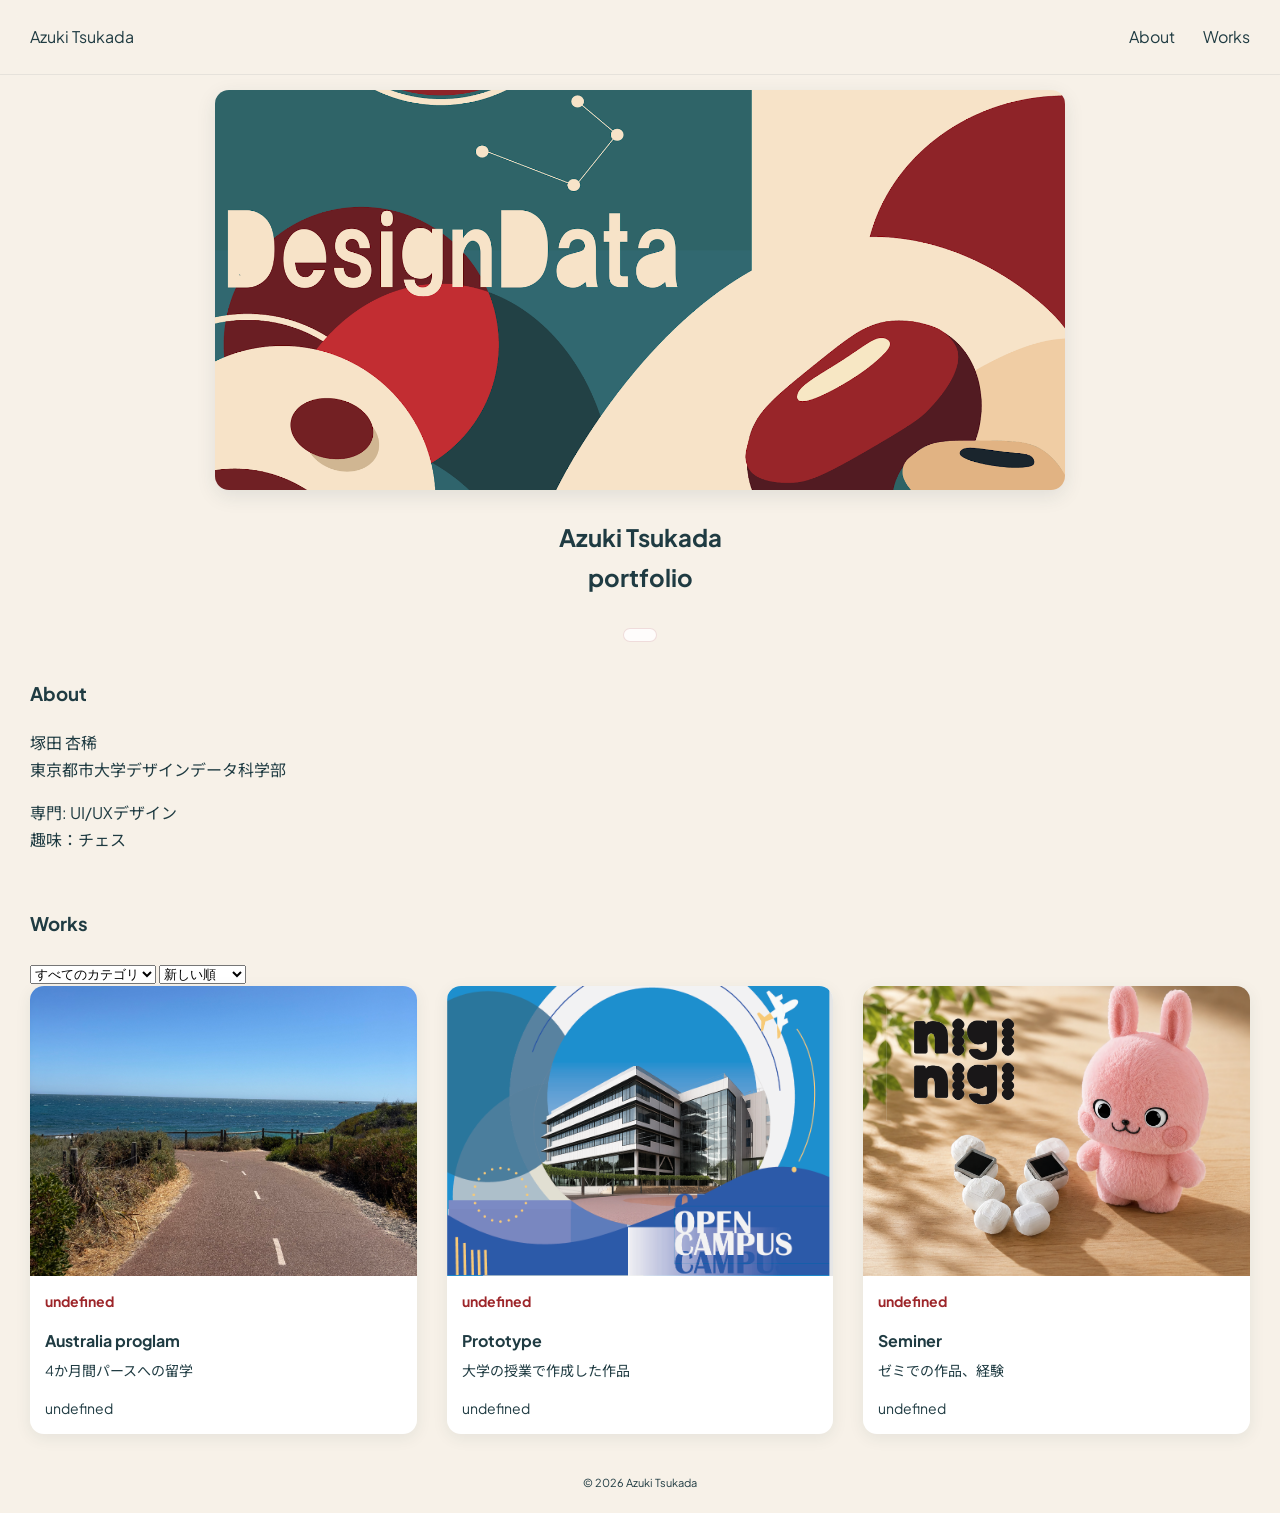
<file: index.html>
<!DOCTYPE html>
<html lang="ja">
    <head>
        <meta charset="UTF-8">
        <meta name="viewport" content="width=device-width, initial-scale=1.0">
        <title>Azuki Tsukada</title>
        <link rel="stylesheet" href="style.css">
    </head>
    <body>
        <header>
            <a href="#top" class="logo">Azuki Tsukada</a>
            <nav>
                <a href="#about">About</a>
                <a href="#works">Works</a>
            </nav>
        </header>
        <main>
            <section id="top">
                <img src="./media/banner.png" alt="Azuki Tsukada Visual" class="top-banner">
                <h1>
                    Azuki Tsukada<br>
                    portfolio
                </h1>
                <div id="weather-badge">
                    <span id="weather-icon"></span>
                </div>
            </section>
            <section id="about">
                <h3>About</h3>
                <p>
                    塚田 杏稀<br>
                    東京都市大学デザインデータ科学部
                </p>
                <p>
                    専門: UI/UXデザイン<br>
                    趣味：チェス
                </p>
            </section>
            <section id="works" class="works">
                <h3>Works</h3>
                <div class="works-controls">
                    <select id="category">
                        <option value="all">すべてのカテゴリ</option>
                    </select>
                    <select id="sort">
                        <option value="new">新しい順</option>
                        <option value="old">古い順</option>
                        <option value="title">タイトル順</option>
                    </select>
                </div>
                <div id="works-grid"></div>
            </section>
        </main>  
        <footer>
            <span>© 2026 Azuki Tsukada</span>
        </footer>
        <script src="works.js"></script>
    </body>
</html>
</file>
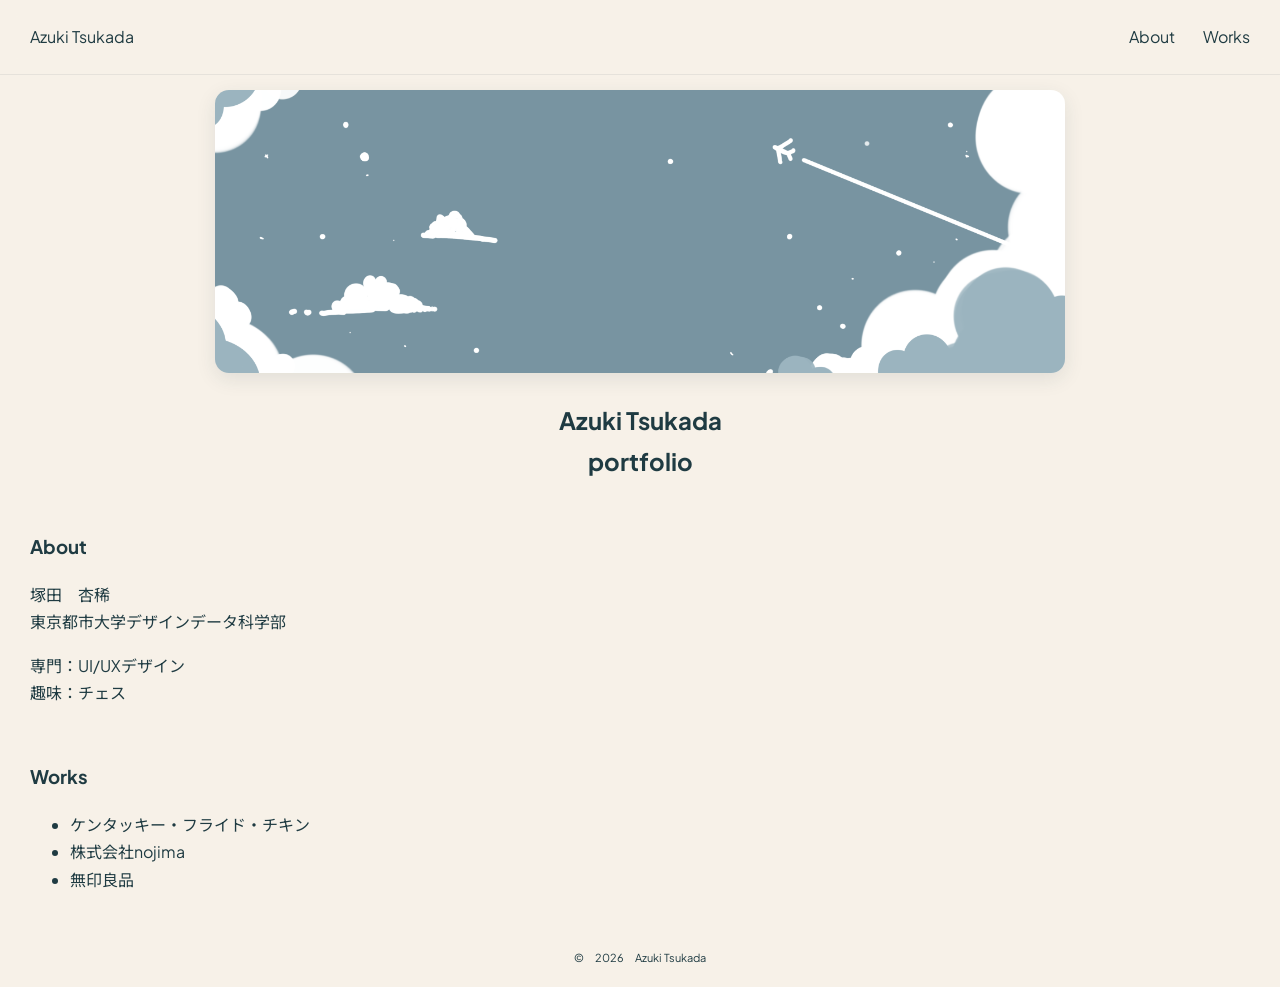
<file: index - 1.html>
<!DOCTYPE html>
<html lang = "ja">
    <head>
        <meta  charset ="UTF-8">
        <title>Azuki Tsukada</title>
        <link rel="stylesheet" href="style.css">
    </head>
    <body>
        <header>
            <a href="#top">Azuki Tsukada</a>
            <nav>
                <a href="#about">About</a>
                <a href="#works">Works</a>
            </nav>
        </header>
        <main>
            <section id="top">
                <img src="./media/image1.png" width="80%">
                <h1>
                    Azuki Tsukada<br>
                    portfolio
                </h1>
            </section>
            <section id="about">
                <h3>About</h3>
                <p>
                    塚田　杏稀<br>
                    東京都市大学デザインデータ科学部
                </p>
                <p>
                    専門：UI/UXデザイン<br>
                    趣味：チェス
                </p>
            </section>
            <section id="works">
                <h3>Works</h3>
                <p>
                <ul>
                    <li>ケンタッキー・フライド・チキン</li>
                    <li>株式会社nojima</li>
                    <li>無印良品</li>
                </ul>
            </section>
        </main>  
        <footer>
            <span> ©　2026　Azuki Tsukada</span>
        </footer>
    </body>
</html>
</file>
<file: style.css>
/* フォント読み込み*/
@import url('https://fonts.googleapis.com/css2?family=Plus+Jakarta+Sans:wght@500;700&family=Noto+Sans+JP:wght@400;500;700&display=swap');

/* ベース設定*/
*{ box-sizing: border-box; }

html{
    scroll-behavior: smooth;
    scroll-padding-top: 80px;
}

body{
    background: #f7f1e8;
    color: #1f3b42;
    font-family: 'Plus Jakarta Sans', 'Noto Sans JP', sans-serif;
    margin: 0;
    line-height: 1.7;
    transition: background-color 0.5s ease;
}

a {
    color: inherit;
    text-decoration: none;
}

/*ヘッダー*/
header {
    display: flex;
    justify-content: space-between;
    align-items: center;
    width: 100%;
    position: fixed;
    padding: 0px 30px;
    background: rgba(247, 241, 232, 0.85); /* 半透明へ*/
    backdrop-filter: blur(8px);             /* うっすら透ける */
    height: 75px;
    top: 0;
    z-index: 100;
    border-bottom: 1px solid rgba(31, 59, 66, 0.08);
}

nav{
    display: flex;
    gap: 28px;
}

nav a {
    position: relative;
    transition: color 0.2s ease;
}

/* 小豆色の下線 */
nav a::after {
    content: '';
    position: absolute;
    bottom: -4px;
    left: 0;
    width: 0;
    height: 2px;
    background-color: #9d262a;
    transition: width 0.3s ease;
}

nav a:hover {
    color: #9d262a;
}

nav a:hover::after {
    width: 100%;
}

/* セクション & トップバナー */
section{
    padding: 10px 30px;
}

#top{
    padding: 90px 0 0 0; /* ヘッダーと重ならないよう位置を調整 */
    text-align: center;
}

/* トップ画像の装飾 */
#top img {
    max-width: 850px;
    border-radius: 14px;                           /* 角を少し丸く */
    box-shadow: 0 6px 20px rgba(31, 59, 66, 0.1); /* ふんわりとした影 */
    transition: transform 0.3s ease;
}

#top img:hover {
    transform: scale(1.01); /* 触れたときにほんのり拡大 */
}

/*  Works（作品カード）*/
#works-grid {
    display: grid;
    grid-template-columns: repeat(3, 1fr);
    gap: 30px;
}

.work-card {
    background: #ffffff;
    border-radius: 14px;                           /* 角丸 */
    overflow: hidden;                              /* はみ出し防止 */
    box-shadow: 0 4px 16px rgba(31, 59, 66, 0.08); /* 柔らかい影 */
    transition: transform 0.3s ease, box-shadow 0.3s ease, opacity 0.3s ease;
}

.work-card img {
    width: 100%;
    aspect-ratio: 4/3;
    object-fit: cover;
    display: block;
}

.work-card h4 {
    margin: 15px 15px 5px;
    color: #1f3b42;
}

.work-card p {
    margin: 0 15px 15px;
    font-size: 14px;
    line-height: 1.6;
}

/* ふわりとした浮き上がり */
.work-card:hover {
    transform: translateY(-6px);
    box-shadow: 0 12px 28px rgba(31, 59, 66, 0.15);
    opacity: 0.95;
}

.work-controls {
    display: flex;
    gap: 10px;
    margin-top: 20px;
    margin-bottom: 30px;
}

.work-controls select {
    padding: 10px;
    font-size: 16px;
    border: 1px solid rgba(31, 59, 66, 0.2);
    border-radius: 8px;
    background-color: #ffffff;
    color: #1f3b42;
}

.work-category {
    font-size: 12px;
    padding-top: 14px;
    color: #9d262a; /*小豆色 */
    font-weight: 700;
}

.work-year {
    font-size: 10px;
    margin-top: 10px;
}

/*  天気バッジ & フッター*/
#weather-icon {
    display: inline-block;
    font-size: 26px;
    padding: 6px 16px;
    background: rgba(255, 255, 255, 0.8);
    border: 1px solid rgba(157, 38, 42, 0.15);
    border-radius: 20px;
    margin: 10px 0 0 0;
}

footer{
    padding: 30px 30px 20px;
    font-size: 11px;
    text-align: center;
}

/* スマートフォン対応 */
@media screen and (max-width: 600px) {
    #top{
        padding: 90px 10px 0;
    }

    #top img{
        width: 100%;
    }

    #works-grid {
        grid-template-columns: 1fr;
    }

    .works-controls {
        flex-direction: column;
    }
}

/* 天気連動背景色 */
body.weather-sunny {
    background-color: #f7f1e8; /* 晴れ：アイボリー */
}

body.weather-cloudy {
    background-color: #eae8e3; /* 曇り：グレージュ */
}

body.weather-rainy {
    background-color: #cbd9e5; /* 雨：ポスターになじむくすみブルー */
}
</file>
